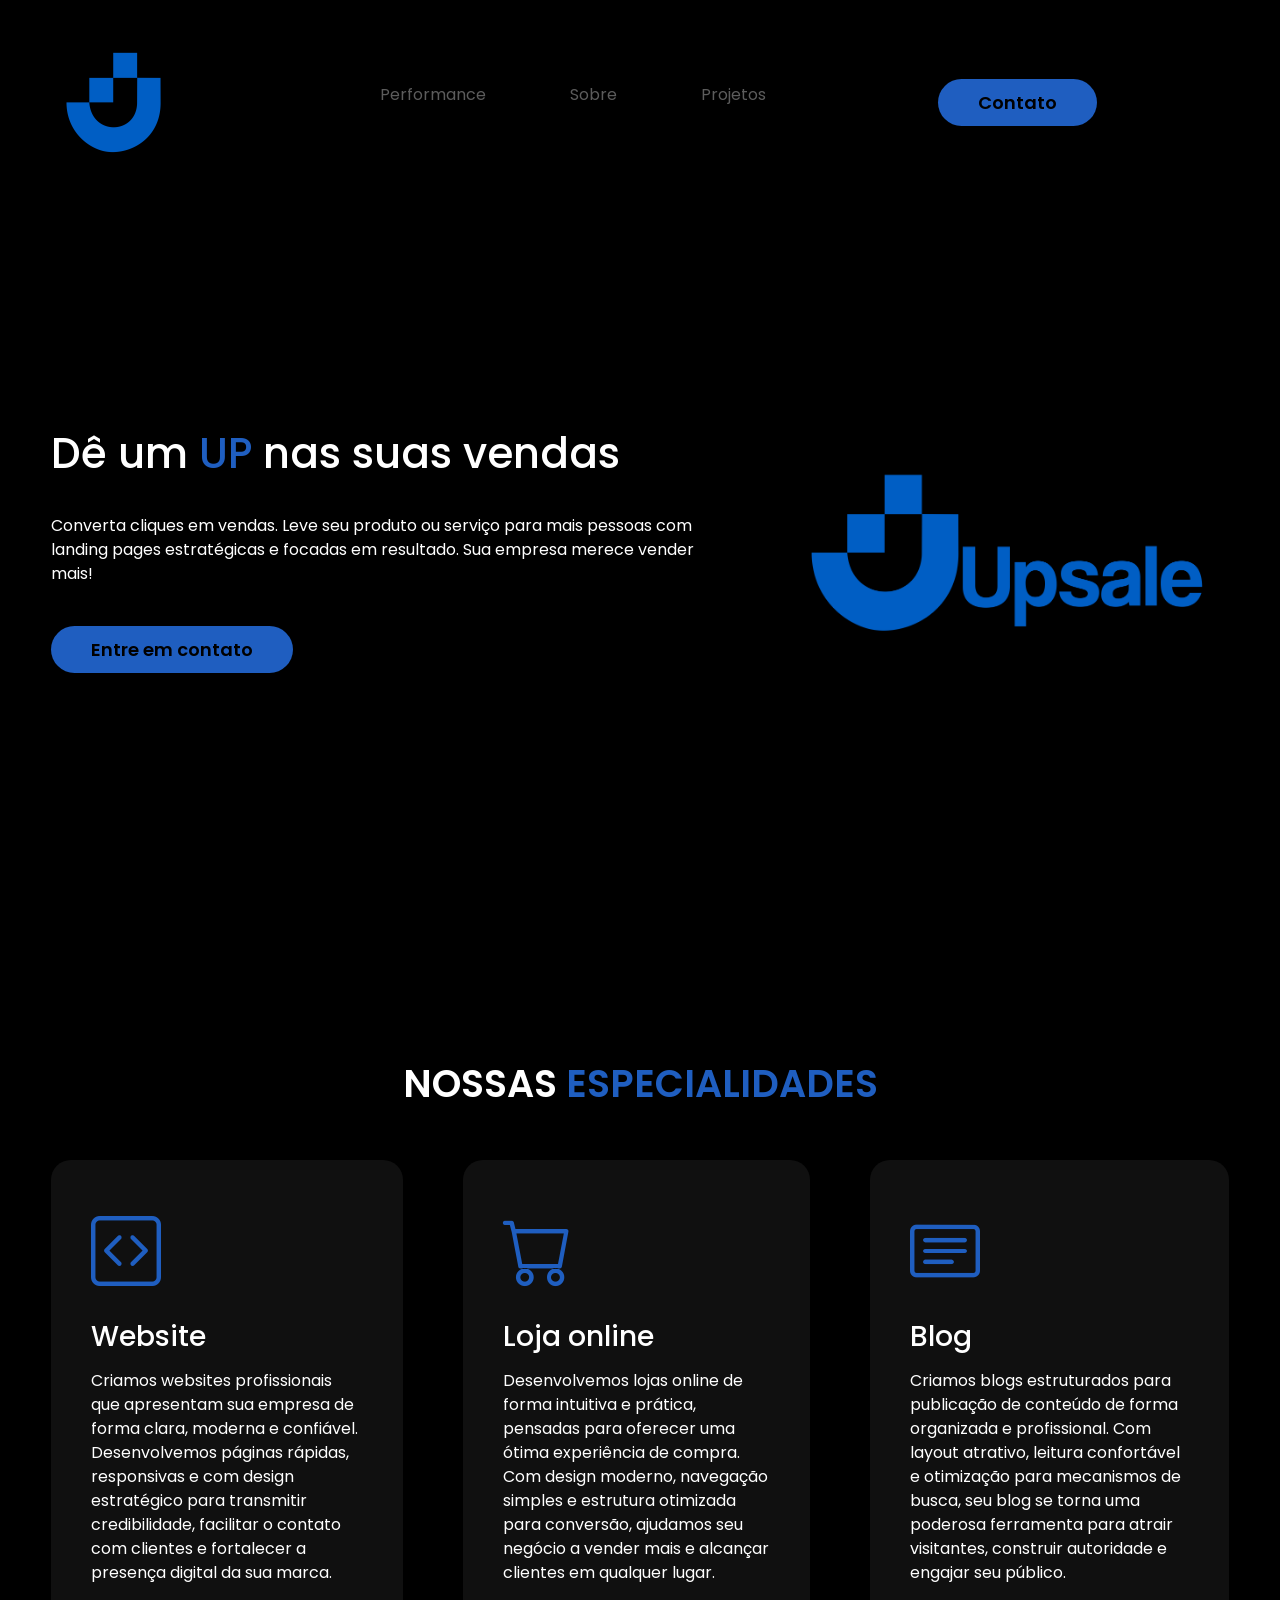
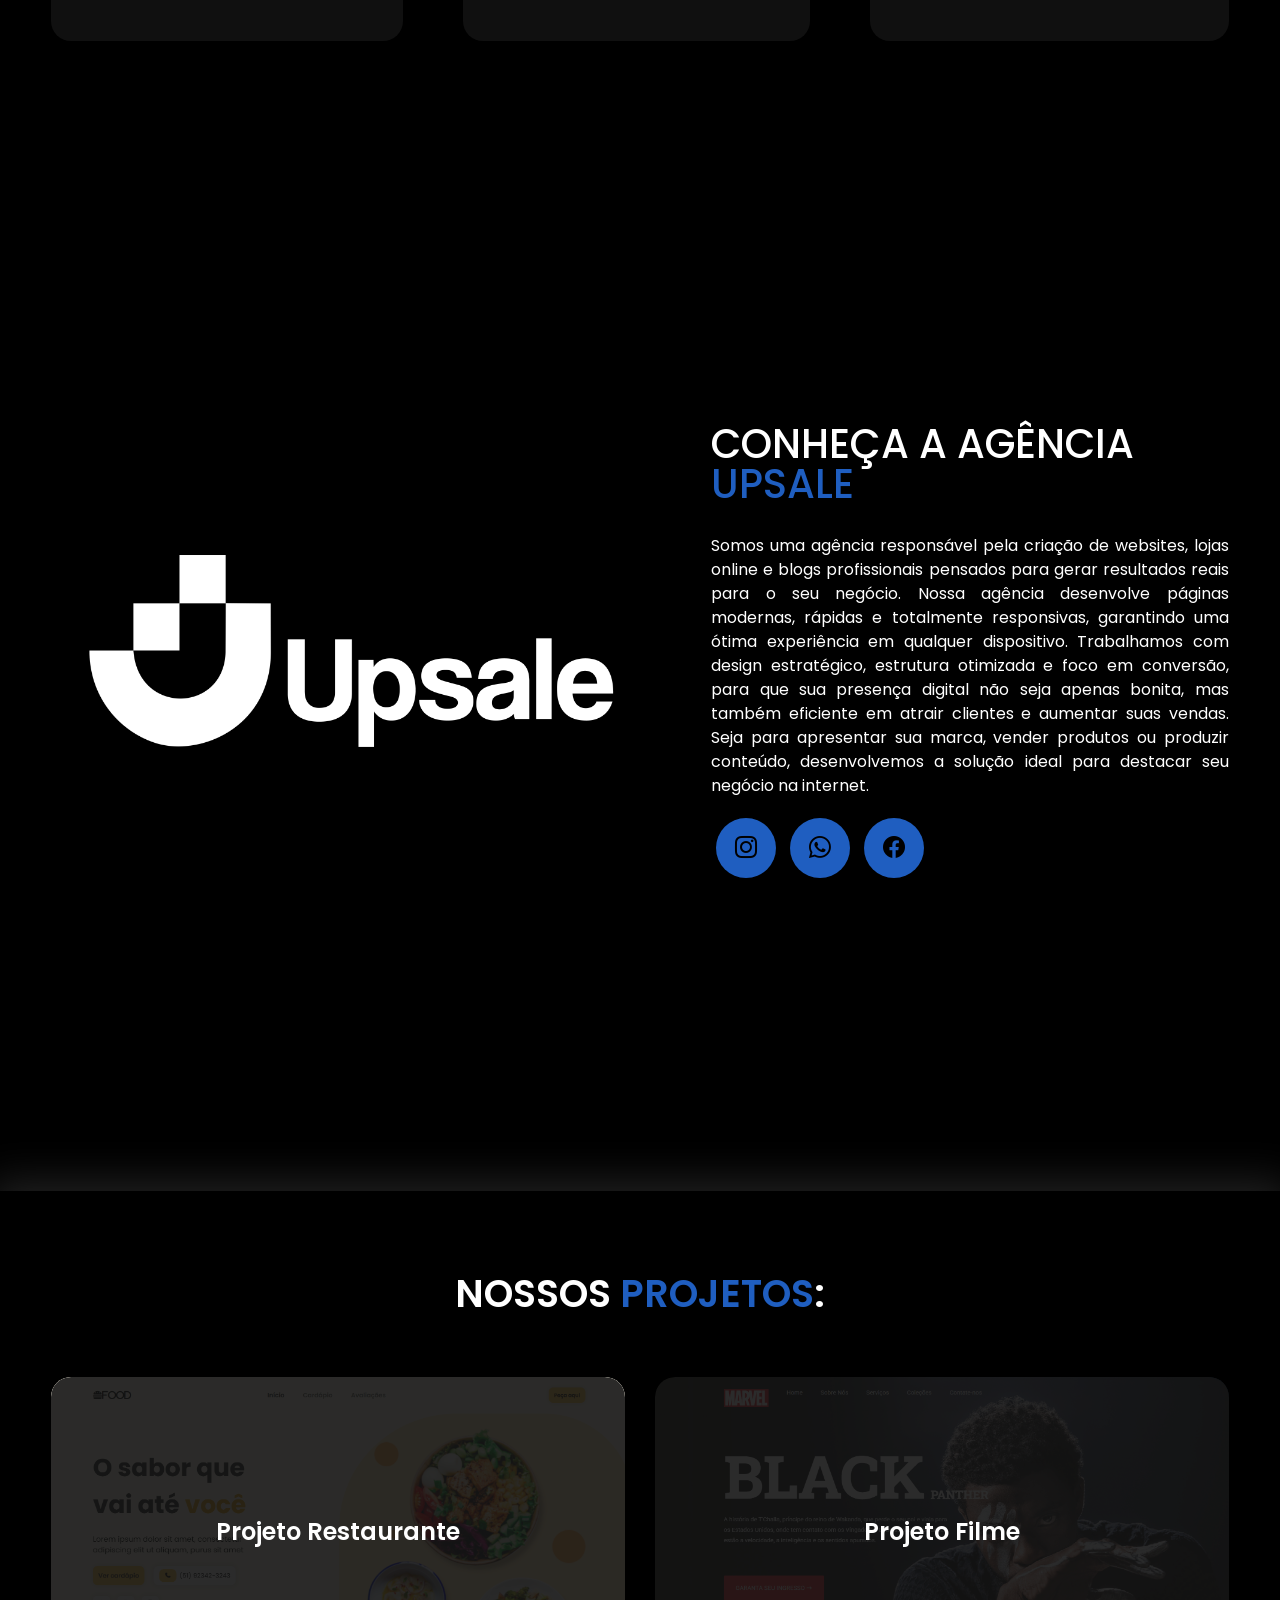
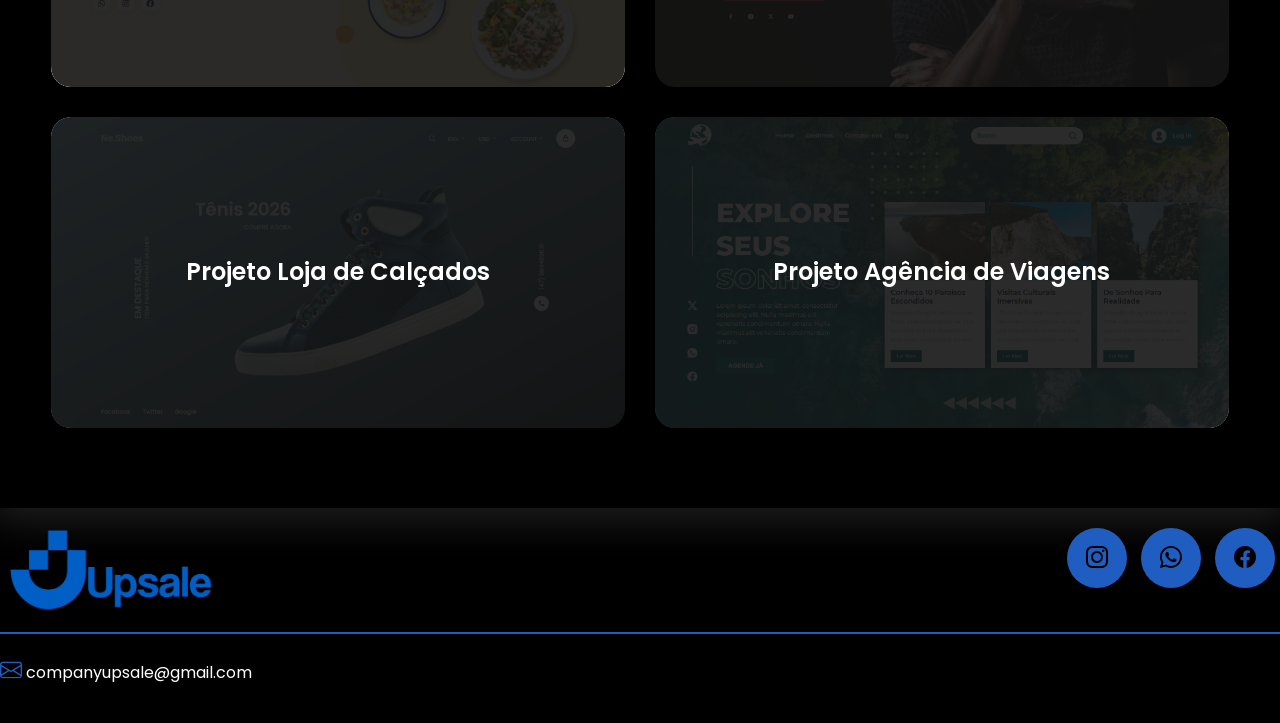
<file: index.html>
<!DOCTYPE html>
<html lang="pt-br"> 

<head>
    <!-- Google Tag Manager-->
    <script>(function (w, d, s, l, i) {
            w[l] = w[l] || []; w[l].push({
                'gtm.start':
                    new Date().getTime(), event: 'gtm.js'
            }); var f = d.getElementsByTagName(s)[0],
                j = d.createElement(s), dl = l != 'dataLayer' ? '&l=' + l : ''; j.async = true; j.src =
                    'https://www.googletagmanager.com/gtm.js?id=' + i + dl; f.parentNode.insertBefore(j, f);
        })(window, document, 'script', 'dataLayer', 'GTM-PKF66ZSX');</script>
    <!-- End Google Tag Manager -->
  
    <meta charset="UTF-8">
    <meta name="facebook-domain-verification" content="6owkz6slbj4f9n1r3ei9mnp5cayy3c" />
    <meta name="viewport" content="width=device-width, initial-scale=1.0">
    <link rel="icon" href="src/img/logo.png" type="image/png">
    <meta name="viewport" content="width=device-width, initial-scale=1.0">
    <link rel="preconnect" href="https://fonts.googleapis.com">
    <link rel="preconnect" href="https://fonts.gstatic.com" crossorigin>
    <link
        href="https://fonts.googleapis.com/css2?family=Poppins:ital,wght@0,100;0,200;0,300;0,400;0,500;0,600;0,700;0,800;0,900;1,100;1,200;1,300;1,400;1,500;1,600;1,700;1,800;1,900&display=swap"
        rel="stylesheet">
    <link href="https://cdn.jsdelivr.net/npm/bootstrap@5.3.8/dist/css/bootstrap.min.css" rel="stylesheet">
    <link rel="stylesheet" href="https://cdn.jsdelivr.net/npm/bootstrap-icons@1.11.3/font/bootstrap-icons.css">
    <link rel="stylesheet" href="src/style.css">
    <script src="src/script.js" defer></script>
    <title>Agência UpSale</title>
</head>

<body>
    <!-- Google Tag Manager (noscript) -->
    <noscript><iframe src="https://www.googletagmanager.com/ns.html?id=GTM-PKF66ZSX" height="0" width="0"
            style="display:none;visibility:hidden"></iframe></noscript>
    <!-- End Google Tag Manager (noscript) -->


    <header>
        <div class="interface">
            <div class="logo">
                <img src="src/img/logo.png" alt="">
            </div>

            <nav class="menu-desktop">
                <ul>
                    <!--<li><a href="#inicio">Início</a></li>-->
                    <li><a href="#performance">Performance</a></li>
                    <li><a href="#sobre">Sobre</a></li>
                    <li><a href="#projetos">Projetos</a></li>
                </ul>
            </nav>

            <div class="btn-contato">
                <a target="_blank"
                    href="https://wa.me/5547984479031?text=Ol%C3%A1!%20Eu%20gostaria%20que%20a%20*UpSale*%20fizesse%20uma%20p%C3%A1gina%20personalizada%20para%20o%20meu%20neg%C3%B3cio%2C%20por%20gentileza">
                    <button>Contato</button>
                </a>
            </div>

            <!--Mobile-->
            <div class="btn-abrir-menu" id="btn-menu">
                <i class="bi bi-list"></i>
            </div>

            <div class="menu-mobile" id="menu-mobile">
                <div class="btn-fechar">
                    <i class="bi bi-x-lg"></i>
                </div>
                <nav>
                    <ul>
                        <!--<li><a href="#inicio">Início</a></li>-->
                        <li><a href="#performance">Performance</a></li>
                        <li><a href="#sobre">Sobre</a></li>
                        <li><a href="#projetos">Projetos</a></li>
                        <li><a target="_blank"
                                href="https://wa.me/5547984479031?text=Ol%C3%A1!%20Eu%20gostaria%20que%20a%20*UpSale*%20fizesse%20uma%20p%C3%A1gina%20personalizada%20para%20o%20meu%20neg%C3%B3cio%2C%20por%20gentileza">Contato</a>
                        </li>
                    </ul>
                </nav>
            </div>
            <div class="overlay-menu" id="overlay-menu"></div>


        </div>
    </header>

    <!--Espaço vago-->


    <main>

        <section class="topo-do-site">
            <!-- <div class="spacer1"></div> -->
            <div class="interface">
                <div class="flex">
                    <div class="txt-topo-site">
                        <h1>Dê um <span>UP</span> nas suas vendas</h1>
                        <p>Converta cliques em vendas. Leve seu produto ou serviço para mais pessoas com landing pages
                            estratégicas e focadas em resultado.
                            Sua empresa merece vender mais!
                        </p>

                        <div class="btn-contato">
                            <a target="_blank"
                                href="https://wa.me/5547984479031?text=Ol%C3%A1!%20Eu%20gostaria%20que%20a%20*UpSale*%20fizesse%20uma%20p%C3%A1gina%20personalizada%20para%20o%20meu%20neg%C3%B3cio%2C%20por%20gentileza">
                                <button>Entre em contato</button>
                            </a>
                        </div>

                      <!-- MOBILE -->
                        <div class="btn-contato-mobile">
                            <a target="_blank"
                                href="https://wa.me/5547984479031?text=Ol%C3%A1!%20Eu%20gostaria%20que%20a%20*UpSale*%20fizesse%20uma%20p%C3%A1gina%20personalizada%20para%20o%20meu%20neg%C3%B3cio%2C%20por%20gentileza">
                                <button>Entre em contato</button>
                            </a>
                        </div>

                    </div>
                    <div class="img-topo-site">
                        <img src="src/img/logotipo2.png" alt="">
                    </div>
                    <!-- MOBILE -->
                     <div class="img-topo-site-mobile">
                        <img src="src/img/logotipo.png" alt="">
                    </div>
                </div>
            </div>
            </div>
            <br>
        </section>

        <!-- <div class="spacer2"></div> -->

        <section class="especialidades" id="performance">
            <!-- <div class="spacer1"></div> -->
            <div class="interface">
                <h2 class="titulo">NOSSAS <span>ESPECIALIDADES</span></h2>
                <div class="flex">
                    <div class="especialidades-box">
                        <i class="bi bi-code-square"></i>
                        <h3>Website</h3>
                        <p>Criamos websites profissionais que apresentam sua empresa de forma clara, moderna e
                            confiável. Desenvolvemos páginas rápidas, responsivas e com design estratégico para
                            transmitir credibilidade, facilitar o contato com clientes e fortalecer a presença digital
                            da sua marca.</p>
                    </div>
                    <div class="especialidades-box">
                        <i class="bi bi-cart"></i>
                        <h3>Loja online</h3>
                        <p>Desenvolvemos lojas online de forma intuitiva e prática, pensadas para oferecer uma ótima
                            experiência de compra. Com design moderno, navegação simples e estrutura otimizada para
                            conversão, ajudamos seu negócio a vender mais e alcançar clientes em qualquer lugar.
                        </p>
                    </div>
                    <div class="especialidades-box">
                        <i class="bi bi-card-text"></i>
                        <h3>Blog</h3>
                        <p>Criamos blogs estruturados para publicação de conteúdo de forma organizada e profissional.
                            Com layout atrativo, leitura confortável e otimização para mecanismos de busca, seu blog se
                            torna uma poderosa ferramenta para atrair visitantes, construir autoridade e engajar seu
                            público.</p>
                    </div>
                </div>
            </div>
            </div>
        </section>

        <!-- <div class="spacer3"></div> -->

        <section class="sobre" id="sobre">
            <!-- <div class="spacer1"></div> -->
            <div class="interface">
                <div class="flex">
                    <div class="img-sobre">
                        <img src="src/img/logotipo2_branca.png" alt="">
                    </div>
                    <div class="txt-sobre">
                        <h2>CONHEÇA A AGÊNCIA <span>UPSALE</span></h2>
                        <p>
                            Somos uma agência responsável pela criação de websites, lojas online e blogs profissionais
                            pensados para gerar resultados reais para o seu negócio. Nossa agência desenvolve páginas
                            modernas, rápidas e totalmente responsivas, garantindo uma ótima experiência em qualquer
                            dispositivo. Trabalhamos com design estratégico, estrutura otimizada e foco em conversão,
                            para que sua presença digital não seja apenas bonita, mas também eficiente em atrair
                            clientes e aumentar suas vendas. Seja para apresentar sua marca, vender produtos ou produzir
                            conteúdo, desenvolvemos a solução ideal para destacar seu negócio na internet.
                        </p>
                        <div class="btn-social">
                            <a target="_blank" href="https://www.instagram.com/upsale_company_oficial/"
                                class="button"><button><i class="bi bi-instagram"></i></button></a>
                            <a target="_blank"
                                href="https://wa.me/5547984479031?text=Ol%C3%A1!%20Eu%20gostaria%20que%20a%20*UpSale*%20fizesse%20uma%20p%C3%A1gina%20personalizada%20para%20o%20meu%20neg%C3%B3cio%2C%20por%20gentileza"
                                class="button"><button><i class="bi bi-whatsapp"></i></button></a>
                            <a target="_blank" href="https://www.facebook.com/share/17njBexuha/"
                                class="button"><button><i class="bi bi-facebook"></i></button></a>
                        </div>
                    </div>
                </div>
            </div>
            </div>
        </section>

        <div class="spacer2"></div>

        <section class="portfolio" id="projetos">
            <div class="interface">
                <h2 class="titulo">NOSSOS <span>PROJETOS</span>:</h2>
                <div class="flex">
                    <div class="img-port">
                        <img src="src/img/tela-cardapio.png" alt="">
                        <video src="src/vid/video-cardapio.mp4" muted loop playsinline preload="metadata"></video>
                        <!-- <video src="src/vid/video-cardapio.mp4" muted loop></video> -->

                        <div class="overlay">Projeto Restaurante</div>
                    </div>
                    <div class="img-port">
                        <img src="src/img/tela-filme.png" alt="">
                        <video src="src/vid/marvel.mp4" muted loop playsinline preload="metadata"></video>
                        <!-- <video src="src/vid/marvel.mp4" muted loop></video> -->
                        <div class="overlay">Projeto Filme</div>
                    </div>
                    <div class="img-port">
                        <img src="src/img/tela-tenis.png" alt="">
                        <video src="src/vid/tenis.mp4" muted loop playsinline preload="metadata"></video>
                        <!-- <video src="src/vid/tenis.mp4" muted loop></video> -->
                        <div class="overlay">Projeto Loja de Calçados</div>
                    </div>
                    <div class="img-port">
                        <img src="src/img/tela-viagens.png" alt="">
                        <video src="src/vid/explora_viagens.mp4" muted loop playsinline preload="metadata"></video>
                        <!-- <video src="src/vid/explora_viagens.mp4" muted loop></video> -->
                        <div class="overlay">Projeto Agência de Viagens</div>
                    </div>
                </div>
            </div>
        </section>
    </main>

    <footer>
        <div class="interface">
            <div class="line-footer">
                <div class="flex">
                    <div class="logo-footer">
                        <img src="src/img/logotipo2.png" alt="">
                    </div>
                    <div class="btn-social">
                        <a target="_blank" href="https://www.instagram.com/upsale_company_oficial/"
                            class="button"><button><i class="bi bi-instagram"></i></button></a>
                        <a target="_blank"
                            href="https://wa.me/5547984479031?text=Ol%C3%A1!%20Eu%20gostaria%20que%20a%20*UpSale*%20fizesse%20uma%20p%C3%A1gina%20personalizada%20para%20o%20meu%20neg%C3%B3cio%2C%20por%20gentileza"
                            class="button"><button><i class="bi bi-whatsapp"></i></button></a>
                        <a target="_blank" href="https://www.facebook.com/share/17njBexuha/" class="button"><button><i
                                    class="bi bi-facebook"></i></button></a>
                    </div>
                </div>
            </div>

            <div class="line-footer borda">
                <p><i class="bi bi-envelope"></i> <a href="mailto:companyupsale@gmail.com">companyupsale@gmail.com</a>
                </p>
            </div>
        </div>
    </footer>

    <!-- Para a animação do portfólio -->
    <script>
        const isTouchDevice = 'ontouchstart' in window || navigator.maxTouchPoints > 0;

        document.querySelectorAll(".img-port").forEach(port => {

            const video = port.querySelector("video");

            if (isTouchDevice) {
                // MOBILE → só toca ao clicar
                video.pause();
                video.currentTime = 0;

                port.addEventListener("click", () => {

                    // pausa todos os outros vídeos
                    document.querySelectorAll(".img-port video").forEach(v => {
                        if (v !== video) {
                            v.pause();
                            v.currentTime = 0;
                            v.style.opacity = "0";
                        }
                    });

                    // alterna play/pause
                    if (video.paused) {
                        video.play().catch(() => { });
                        video.style.opacity = "1";
                    } else {
                        video.pause();
                        video.currentTime = 0;
                        video.style.opacity = "0";
                    }

                });

            } else {
                // DESKTOP → hover normal
                port.addEventListener("mouseenter", () => {
                    video.play().catch(() => { });
                });

                port.addEventListener("mouseleave", () => {
                    video.pause();
                    video.currentTime = 0;
                });
            }

        });
    </script>
</body>

</html>
</file>
<file: src/style.css>
* {
    margin: 0;
    padding: 0;
    box-sizing: border-box;
    font-family: 'Poppins', sans-serif;
}

:root{
    --primary-color-1: #1f5ec0;

    --black: #000;
    --white: #fff;
}

html{
     scroll-behavior: smooth;
}

body{
    background-color: var(--black);
}

.spacer1{
    min-height: calc(100vh - 250px); /* ajuste conforme altura do header */
    display: flex;
    align-items: center;
}

.spacer2{
    height: 10vh;
}


a {
    color: var(--white);
    text-decoration: none;
    transition: .2s;
}

a:visited {
    color: var(--white);
}

a:hover {
    color: var(--primary-color-1);
}

a:active {
    color: var(--primary-color-1);
}

header a {
    color: #5c5c5c;
}

header a:visited {
    color: #5c5c5c;
}

.interface {
    max-width: 1280px;
    margin: 0 auto;
}

.logo img {
    width: 125px;
    height: auto;
}

.img-topo-site img {
    width: 100%;
    max-width: 900px;
    height: auto;
}

 .img-topo-site-mobile{
    display: none;
 }

.flex {
    display: flex;
}

.btn-contato button {
    padding: 10px 40px;
    font-size: 18px;
    font-weight: 600;
    background-color: var(--primary-color-1);
    border: 0;
    border-radius: 30px;
    cursor: pointer;
    transition: .2s;
    color: var(--black);
    text-decoration: none;
}


.btn-contato-mobile button{
    display: none;
    padding: 10px 40px;
    font-size: 18px;
    font-weight: 600;
    background-color: var(--primary-color-1);
    border: 0;
    border-radius: 30px;
    cursor: pointer;
    transition: .2s;
    color: var(--black);
    text-decoration: none;

}

h2.titulo {
    color: var(--white);
    font-size: 38px;
    text-align: center;
    font-weight: 600;
}

h1 span {
    color: var(--primary-color-1);
}

h2.titulo span {
    color: var(--primary-color-1);
}

button:hover {
    box-shadow: 0px 0px 8px var(--primary-color-1);
    transform: scale(1.05);
}

header {
    padding: 40px 4%;
}

header>.interface {
    display: flex;
    align-items: center;
    justify-content: space-between;
}

header a {
    color: #5c5c5c;
    text-decoration: none;
    display: inline-block;
    transition: .2s;
}

header nav.menu-desktop a:hover {
    color: var(--white);
    transform: scale(1.05);
}

header nav ul {
    list-style-type: none;
}

header nav.menu-desktop ul li {
    display: inline-block;
    padding: 0 40px;
}

/*Mobile Menu*/

.btn-abrir-menu i{
    color: var(--primary-color-1);
    font-size: 40px;
    display: none;
}

.menu-mobile{
    background-color: var(--black);
    height: 100vh;
    position: fixed;
    top: 0;
    right: 0;
    z-index: 999;
    width: 70%;
    transform: translateX(100%);
    overflow: hidden;
    transition: .5s;
}

.menu-mobile.abrir-menu{
    transform: translateX(0);
}

.menu-mobile.abrir-menu ~ .overlay-menu{
    display: block;
}

.overlay-menu{
    background-color: #000000a7;
    width: 100%;
    height: 100%;
    position: fixed;
    top: 0;
    left: 0;
    z-index: 888;
    display: none;
}


.menu-mobile .btn-fechar{
    padding: 20px 5%;
}

.menu-mobile .btn-fechar i{
    color: var(--primary-color-1);
    font-size: 30px;
}

.menu-mobile nav ul{
    text-align: left;
}

.menu-mobile nav ul li a{
    color: var(--white);
    font-size: 20px;
    font-weight: 300;
    padding: 20px 4%;
    display: block;
    /* position: relative;
    right: 50px; */
}

.menu-mobile nav ul li a:hover{
    background-color: var(--primary-color-1);
    color: var(--black);
    border-radius: 10px;
    width: 80%;
}


section.topo-do-site {
    padding: 40px 4%;
     min-height: calc(100vh - 204px); /* ajuste fino */
    display: flex;
    align-items: center;
    padding: 60px 4%;
}

section.topo-do-site .flex {
    align-items: center;
    justify-content: center;
    gap: 90px;
}

.topo-do-site h1 {
    color: var(--white);
    font-size: 42px;
    line-height: 40px;
}

.topo-do-site .txt-topo-site h1 span {
    color: #00ff 08;
}

.topo-do-site .txt-topo-site p {
    color: var(--white);
    margin: 40px 0;
}

section.especialidades {
    min-height: 100vh;
    display: flex;
    align-items: center;
    padding: 40px 4%;
}

section.especialidades .flex {
    gap: 60px;
}

.especialidades .especialidades-box {
    color: var(--white);
    padding: 40px;
    border-radius: 20px;
    margin-top: 45px;
    transition: .2s;
    background-color: #101010;
}

.especialidades .especialidades-box:hover {
    transform: scale(1.05);
    box-shadow: 0 0 20px var(--white)fff78;
}

.especialidades .especialidades-box i {
    font-size: 70px;
    color: var(--primary-color-1);
}

.especialidades .especialidades-box h3 {
    font-size: 28px;
    margin: 15px 0;
}

.sobre .img-sobre img {
    width: 600px;
    height: auto;
}

section.sobre {
    min-height: 100vh;
    display: flex;
    align-items: center;
    padding: 80px 4%;
}

section.sobre .flex {
    align-items: center;
    gap: 60px;
}

.sobre .txt-sobre {
    color: var(--white);
}

.sobre .txt-sobre h2 {
    font-size: 40px;
    line-height: 40px;
    margin-bottom: 30px;
}

.sobre .txt-sobre h2 span {
    color: var(--primary-color-1);
    display: block;
}

.sobre .txt-sobre p {
    margin: 20px 0;
    text-align: justify;
}

.btn-social button {
    width: 60px;
    height: 60px;
    border-radius: 50%;
    border: none;
    background-color: var(--primary-color-1);
    font-size: 22px;
    cursor: pointer;
    margin: 0 5px;
    transition: .2s;
}

section.portfolio {
    padding: 80px 4%;
    box-shadow: 0 0 40px 10px var(--white)fff22;
}

section.portfolio .flex {
    display: grid;
    grid-template-columns: repeat(2, 1fr);
    gap: 30px;
    margin-top: 60px;
}

section.portfolio {
    padding: 80px 4%;
    box-shadow: 0 0 40px 10px #ffffff22;
}

section.portfolio .flex {
    display: grid;
    grid-template-columns: repeat(2, 1fr);
    gap: 30px;
    margin-top: 60px;
}

.img-port {
    position: relative;
    width: 100%;
    aspect-ratio: 1920 / 1039;
    border-radius: 20px;
    overflow: hidden;
    cursor: pointer;
}

.img-port img {
    position: absolute;
    width: 100%;
    height: 100%;
    object-fit: cover;
    z-index: 1;
}

.img-port video {
    position: absolute;
    width: 100%;
    height: 100%;
    object-fit: cover;
    opacity: 0;
    transition: .3s;
    z-index: 2;
}

.img-port:hover video {
    opacity: 1;
}

.img-port:hover .overlay {
    opacity: 0;
}

.overlay {
    position: absolute;
    top: 0;
    left: 0;
    width: 100%;
    height: 100%;
    background-color: rgba(21, 21, 21, 0.9);
    border-radius: 20px;
    display: flex;
    justify-content: center;
    align-items: center;
    font-size: 24px;
    font-weight: 600;
    color: var(--white);
    transition: .4s;
    z-index: 3;
}

.img-port:hover video {
    opacity: 1;
}

.img-port:hover .overlay {
    opacity: 0;
}

.line-footer .logo-footer img {
    width: 225px;
    height: auto;
}


footer .flex{
    justify-content: space-between;
}

.borda{
    border-top: 2px solid var(--primary-color-1);
}

footer .line-footer{
    padding: 20px 0;
}

footer .line-footer p i{
    color: var(--primary-color-1);
    font-size: 22px;
}

footer .line-footer p a{
    color: var(--white);
}


@media screen and (max-width: 1052px){

    section {
        padding: 60px 6%;
    }

       /* .logo img {
    width: 40%;
    height: auto;
} */

    /* Ajuste geral de espaçamento */
    .interface {
        padding: 0 20px;
    }

    /* Flex ainda em linha, mas mais compacto */
    .flex{
        gap: 40px;
    }

    /* TOPO */
    .topo-do-site .flex{
        gap: 50px;
    }

    .topo-do-site h1{
        font-size: 36px;
        line-height: 38px;
    }

    .topo-do-site .img-topo-site img{
        max-width: auto;
    }

    /* MENU */
    header nav.menu-desktop ul li{
        padding: 0 20px;
    }

    /* ESPECIALIDADES */
    section.especialidades .flex{
        gap: 30px;
    }

    .especialidades .especialidades-box{
        padding: 25px;
    }

    .especialidades .especialidades-box h3{
        font-size: 22px;
    }

    /* SOBRE */
    section.sobre .flex{
        gap: 40px;
    }

    .sobre .img-sobre img{
        width: 200px;
    }

    .sobre .txt-sobre h2{
        font-size: 34px;
        line-height: 36px;
    }

    /* PORTFÓLIO */
  section.portfolio .flex{
        grid-template-columns: 1fr;
        gap: 50px;
    }

    /* BOTÕES */
    .btn-contato button{
        padding: 10px 30px;
        font-size: 16px;
    }

}

@media screen and (max-width: 780px){


    
    section {
        min-height: auto; /* deixa crescer naturalmente */
        padding: 60px 8%;
    }
    
    .flex{
        flex-direction: column;
    }
    
    .btn-contato-mobile button{
        display: flex;
        text-align: center;
        align-items: center; 
    }

    .btn-contato-mobile {
        display: flex;
        align-items: center;
        justify-content: center;
    }

    .btn-abrir-menu i{
        display: block;
    }

    .img-port video {
    opacity: 0;
    }


    .overlay {
        opacity: 1;
    }

    h2.titulo{
        font-size: 34px;
        line-height: 30px;
    }

    .topo-do-site .flex{
        flex-direction: column-reverse;
    }

   

    .menu-desktop, .btn-contato{
        display: none;
    }
/* 
    .interface{
         display: flex;
         align-items: center;
            
    } */
    

    section.topo-do-site .flex{
        gap: 40px;
    }

    section.topo-do-site{
        padding: 20px 8%;

    }

    .topo-do-site h1{
        font-size: 30px;
    }

    .topo-do-site .img-topo-site img{
        max-width: 90%;
    }

    section.especialidades{
        padding: 40px 8%;
    }

    section.sobre{
        padding: 80px 8%;
    }

    .sobre .txt-sobre h2 {
        font-size: 34px;
        line-height: 35px;
        text-align: center;
    }

    .btn-social{
        text-align: center;
    }

    .img-sobre img{
        display: none;
    }

    section.portfolio .flex{
        grid-template-columns: 1fr;
        gap: 50px;
    }

    footer .flex{
        flex-direction: column;
    }

    footer .line-footer{
        text-align: center;
        gap: 30px;
    }

    .line-footer .logo-footer img {
    display: none;
}

    .logo img {
    display: none;
}

}
</file>
